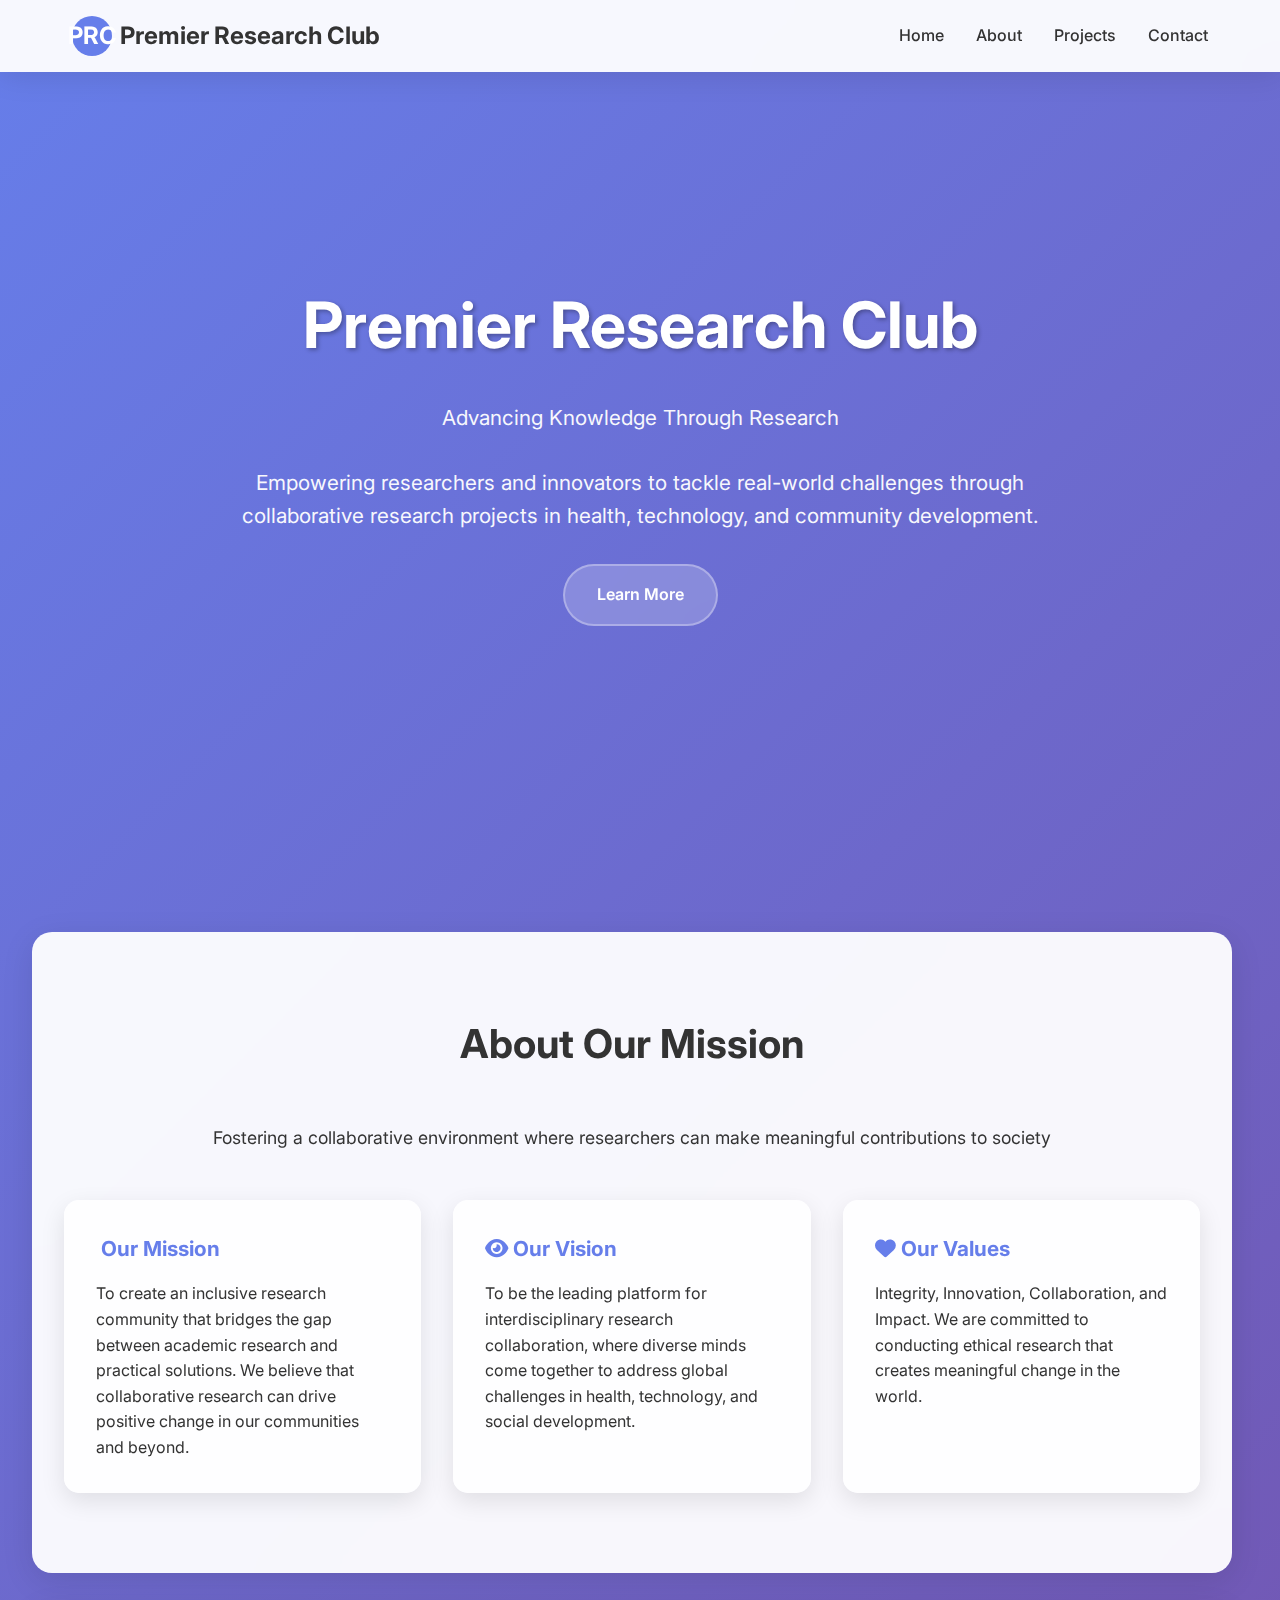
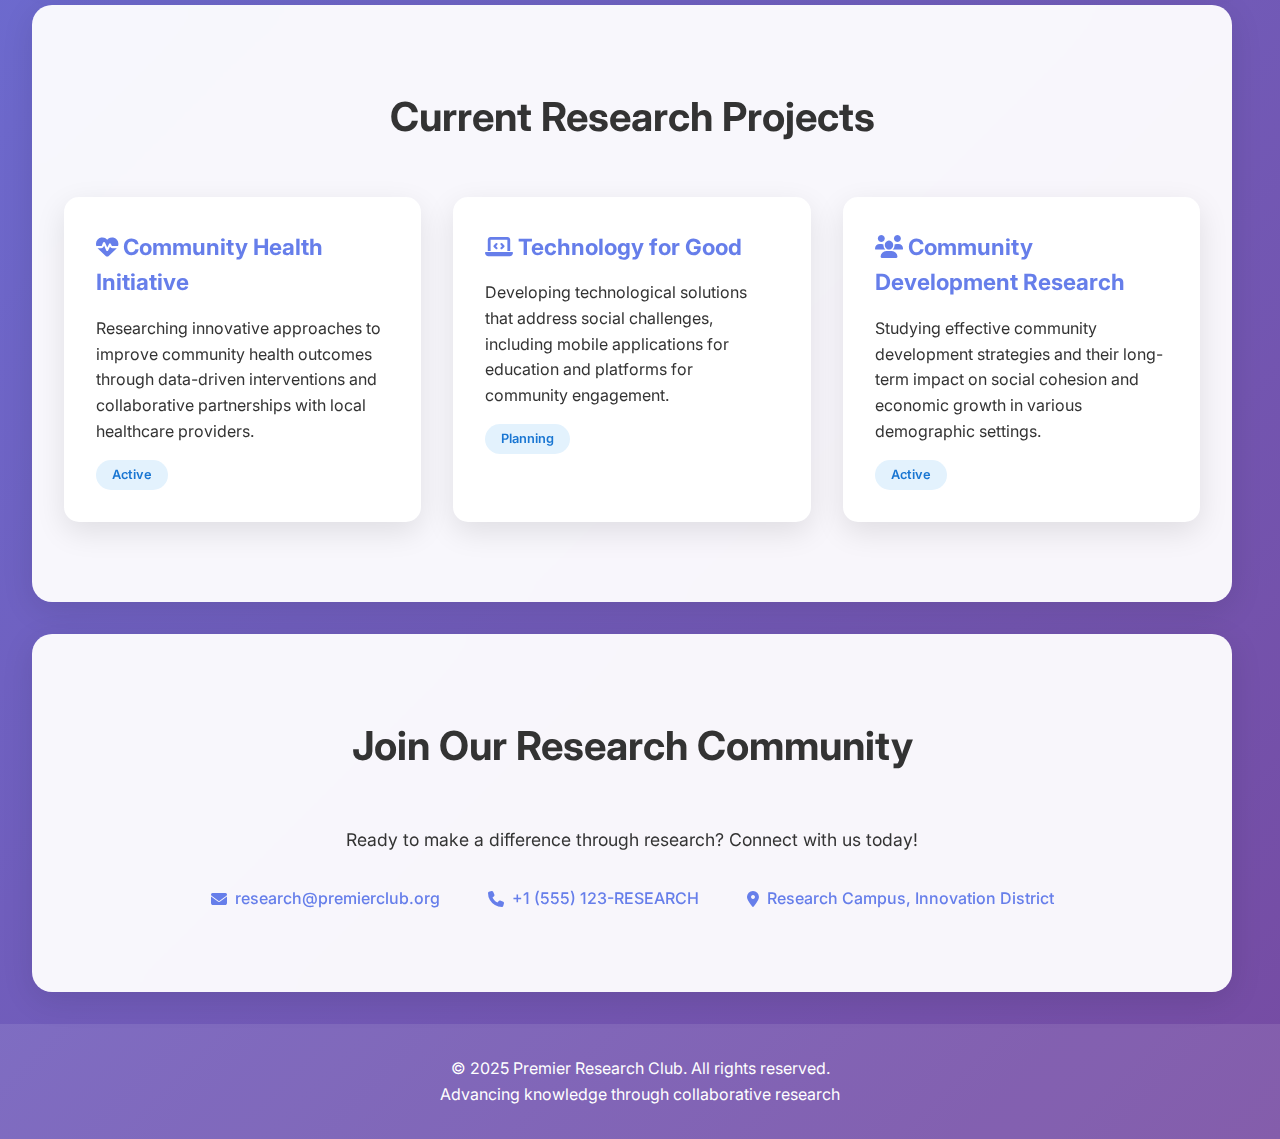
<file: index-simple.html>
<!DOCTYPE html>
<html lang="en">
<head>
    <meta charset="UTF-8">
    <meta name="viewport" content="width=device-width, initial-scale=1.0">
    <title>Premier Research Club - Advancing Knowledge Through Research</title>
    
    <!-- Google Fonts -->
    <link href="https://fonts.googleapis.com/css2?family=Inter:wght@300;400;500;600;700&display=swap" rel="stylesheet">
    <!-- Font Awesome -->
    <link rel="stylesheet" href="https://cdnjs.cloudflare.com/ajax/libs/font-awesome/6.4.0/css/all.min.css">
    
    <style>
        * {
            margin: 0;
            padding: 0;
            box-sizing: border-box;
        }

        body {
            font-family: 'Inter', Arial, sans-serif;
            line-height: 1.6;
            color: #333;
            background: linear-gradient(135deg, #667eea 0%, #764ba2 100%);
            min-height: 100vh;
        }

        .navbar {
            position: fixed;
            top: 0;
            width: 100%;
            background: rgba(255, 255, 255, 0.95);
            backdrop-filter: blur(20px);
            z-index: 1000;
            padding: 1rem 0;
            box-shadow: 0 4px 30px rgba(0, 0, 0, 0.1);
        }

        .nav-container {
            max-width: 1200px;
            margin: 0 auto;
            padding: 0 2rem;
            display: flex;
            justify-content: space-between;
            align-items: center;
        }

        .nav-brand {
            display: flex;
            align-items: center;
            font-size: 1.5rem;
            font-weight: 700;
            color: #333;
        }

        .logo {
            width: 40px;
            height: 40px;
            margin-right: 0.5rem;
            background: #667eea;
            border-radius: 50%;
            display: flex;
            align-items: center;
            justify-content: center;
            color: white;
            font-weight: bold;
        }

        .nav-menu {
            display: flex;
            list-style: none;
            gap: 2rem;
        }

        .nav-link {
            text-decoration: none;
            color: #333;
            font-weight: 500;
            transition: color 0.3s ease;
        }

        .nav-link:hover {
            color: #667eea;
        }

        .hero {
            min-height: 100vh;
            display: flex;
            align-items: center;
            justify-content: center;
            text-align: center;
            color: white;
            padding: 2rem;
            position: relative;
        }

        .hero-content {
            max-width: 800px;
            z-index: 2;
        }

        .hero h1 {
            font-size: 4rem;
            font-weight: 700;
            margin-bottom: 1.5rem;
            text-shadow: 2px 2px 4px rgba(0, 0, 0, 0.3);
        }

        .hero p {
            font-size: 1.3rem;
            margin-bottom: 2rem;
            opacity: 0.95;
        }

        .cta-button {
            display: inline-block;
            padding: 1rem 2rem;
            background: rgba(255, 255, 255, 0.2);
            border: 2px solid rgba(255, 255, 255, 0.3);
            color: white;
            text-decoration: none;
            border-radius: 50px;
            font-weight: 600;
            transition: all 0.3s ease;
            backdrop-filter: blur(10px);
        }

        .cta-button:hover {
            background: rgba(255, 255, 255, 0.3);
            transform: translateY(-2px);
        }

        .section {
            padding: 5rem 2rem;
            max-width: 1200px;
            margin: 0 auto;
        }

        .section-title {
            font-size: 2.5rem;
            text-align: center;
            margin-bottom: 3rem;
            color: #333;
        }

        .about {
            background: rgba(255, 255, 255, 0.95);
            margin: 2rem;
            border-radius: 20px;
            backdrop-filter: blur(20px);
            box-shadow: 0 8px 32px rgba(0, 0, 0, 0.1);
        }

        .mission-cards {
            display: grid;
            grid-template-columns: repeat(auto-fit, minmax(300px, 1fr));
            gap: 2rem;
            margin-top: 3rem;
        }

        .mission-card {
            background: rgba(255, 255, 255, 0.9);
            padding: 2rem;
            border-radius: 15px;
            box-shadow: 0 8px 25px rgba(0, 0, 0, 0.1);
            transition: transform 0.3s ease;
        }

        .mission-card:hover {
            transform: translateY(-5px);
        }

        .mission-card h3 {
            color: #667eea;
            margin-bottom: 1rem;
            font-size: 1.3rem;
        }

        .projects {
            background: rgba(255, 255, 255, 0.95);
            margin: 2rem;
            border-radius: 20px;
            backdrop-filter: blur(20px);
            box-shadow: 0 8px 32px rgba(0, 0, 0, 0.1);
        }

        .project-grid {
            display: grid;
            grid-template-columns: repeat(auto-fit, minmax(350px, 1fr));
            gap: 2rem;
            margin-top: 3rem;
        }

        .project-card {
            background: white;
            border-radius: 15px;
            overflow: hidden;
            box-shadow: 0 10px 30px rgba(0, 0, 0, 0.1);
            transition: all 0.3s ease;
        }

        .project-card:hover {
            transform: translateY(-10px);
        }

        .project-card-content {
            padding: 2rem;
        }

        .project-card h3 {
            color: #667eea;
            margin-bottom: 1rem;
            font-size: 1.4rem;
        }

        .project-status {
            display: inline-block;
            padding: 0.3rem 1rem;
            background: #e3f2fd;
            color: #1976d2;
            border-radius: 20px;
            font-size: 0.8rem;
            font-weight: 600;
            margin-top: 1rem;
        }

        .contact {
            background: rgba(255, 255, 255, 0.95);
            margin: 2rem;
            border-radius: 20px;
            backdrop-filter: blur(20px);
            box-shadow: 0 8px 32px rgba(0, 0, 0, 0.1);
            text-align: center;
        }

        .contact-info {
            display: flex;
            justify-content: center;
            gap: 3rem;
            margin-top: 2rem;
            flex-wrap: wrap;
        }

        .contact-item {
            display: flex;
            align-items: center;
            gap: 0.5rem;
            color: #667eea;
            font-weight: 500;
        }

        .footer {
            background: rgba(255, 255, 255, 0.1);
            color: white;
            text-align: center;
            padding: 2rem;
            margin-top: 2rem;
        }

        @media (max-width: 768px) {
            .nav-menu { display: none; }
            .hero h1 { font-size: 2.5rem; }
            .section { padding: 3rem 1rem; }
            .contact-info { flex-direction: column; gap: 1rem; }
        }
    </style>
</head>
<body>
    <!-- Navigation -->
    <nav class="navbar">
        <div class="nav-container">
            <div class="nav-brand">
                <div class="logo">PRC</div>
                <span>Premier Research Club</span>
            </div>
            <ul class="nav-menu">
                <li><a href="#home" class="nav-link">Home</a></li>
                <li><a href="#about" class="nav-link">About</a></li>
                <li><a href="#projects" class="nav-link">Projects</a></li>
                <li><a href="#contact" class="nav-link">Contact</a></li>
            </ul>
        </div>
    </nav>

    <!-- Hero Section -->
    <section id="home" class="hero">
        <div class="hero-content">
            <h1>Premier Research Club</h1>
            <p>Advancing Knowledge Through Research</p>
            <p>Empowering researchers and innovators to tackle real-world challenges through collaborative research projects in health, technology, and community development.</p>
            <a href="#about" class="cta-button">Learn More</a>
        </div>
    </section>

    <!-- About Section -->
    <section id="about" class="about section">
        <h2 class="section-title">About Our Mission</h2>
        <p style="text-align: center; font-size: 1.1rem; margin-bottom: 2rem;">
            Fostering a collaborative environment where researchers can make meaningful contributions to society
        </p>
        
        <div class="mission-cards">
            <div class="mission-card">
                <h3><i class="fas fa-target"></i> Our Mission</h3>
                <p>To create an inclusive research community that bridges the gap between academic research and practical solutions. We believe that collaborative research can drive positive change in our communities and beyond.</p>
            </div>
            
            <div class="mission-card">
                <h3><i class="fas fa-eye"></i> Our Vision</h3>
                <p>To be the leading platform for interdisciplinary research collaboration, where diverse minds come together to address global challenges in health, technology, and social development.</p>
            </div>
            
            <div class="mission-card">
                <h3><i class="fas fa-heart"></i> Our Values</h3>
                <p>Integrity, Innovation, Collaboration, and Impact. We are committed to conducting ethical research that creates meaningful change in the world.</p>
            </div>
        </div>
    </section>

    <!-- Projects Section -->
    <section id="projects" class="projects section">
        <h2 class="section-title">Current Research Projects</h2>
        
        <div class="project-grid">
            <div class="project-card">
                <div class="project-card-content">
                    <h3><i class="fas fa-heartbeat"></i> Community Health Initiative</h3>
                    <p>Researching innovative approaches to improve community health outcomes through data-driven interventions and collaborative partnerships with local healthcare providers.</p>
                    <span class="project-status">Active</span>
                </div>
            </div>
            
            <div class="project-card">
                <div class="project-card-content">
                    <h3><i class="fas fa-laptop-code"></i> Technology for Good</h3>
                    <p>Developing technological solutions that address social challenges, including mobile applications for education and platforms for community engagement.</p>
                    <span class="project-status">Planning</span>
                </div>
            </div>
            
            <div class="project-card">
                <div class="project-card-content">
                    <h3><i class="fas fa-users"></i> Community Development Research</h3>
                    <p>Studying effective community development strategies and their long-term impact on social cohesion and economic growth in various demographic settings.</p>
                    <span class="project-status">Active</span>
                </div>
            </div>
        </div>
    </section>

    <!-- Contact Section -->
    <section id="contact" class="contact section">
        <h2 class="section-title">Join Our Research Community</h2>
        <p style="font-size: 1.1rem; margin-bottom: 2rem;">
            Ready to make a difference through research? Connect with us today!
        </p>
        
        <div class="contact-info">
            <div class="contact-item">
                <i class="fas fa-envelope"></i>
                <span>research@premierclub.org</span>
            </div>
            <div class="contact-item">
                <i class="fas fa-phone"></i>
                <span>+1 (555) 123-RESEARCH</span>
            </div>
            <div class="contact-item">
                <i class="fas fa-map-marker-alt"></i>
                <span>Research Campus, Innovation District</span>
            </div>
        </div>
    </section>

    <!-- Footer -->
    <footer class="footer">
        <p>&copy; 2025 Premier Research Club. All rights reserved.</p>
        <p>Advancing knowledge through collaborative research</p>
    </footer>

    <script>
        // Smooth scrolling
        document.querySelectorAll('a[href^="#"]').forEach(anchor => {
            anchor.addEventListener('click', function (e) {
                e.preventDefault();
                const target = document.querySelector(this.getAttribute('href'));
                if (target) {
                    target.scrollIntoView({ behavior: 'smooth' });
                }
            });
        });

        // Navbar background on scroll
        window.addEventListener('scroll', function() {
            const navbar = document.querySelector('.navbar');
            if (window.scrollY > 50) {
                navbar.style.background = 'rgba(255, 255, 255, 0.98)';
            } else {
                navbar.style.background = 'rgba(255, 255, 255, 0.95)';
            }
        });
    </script>
</body>
</html>
</file>
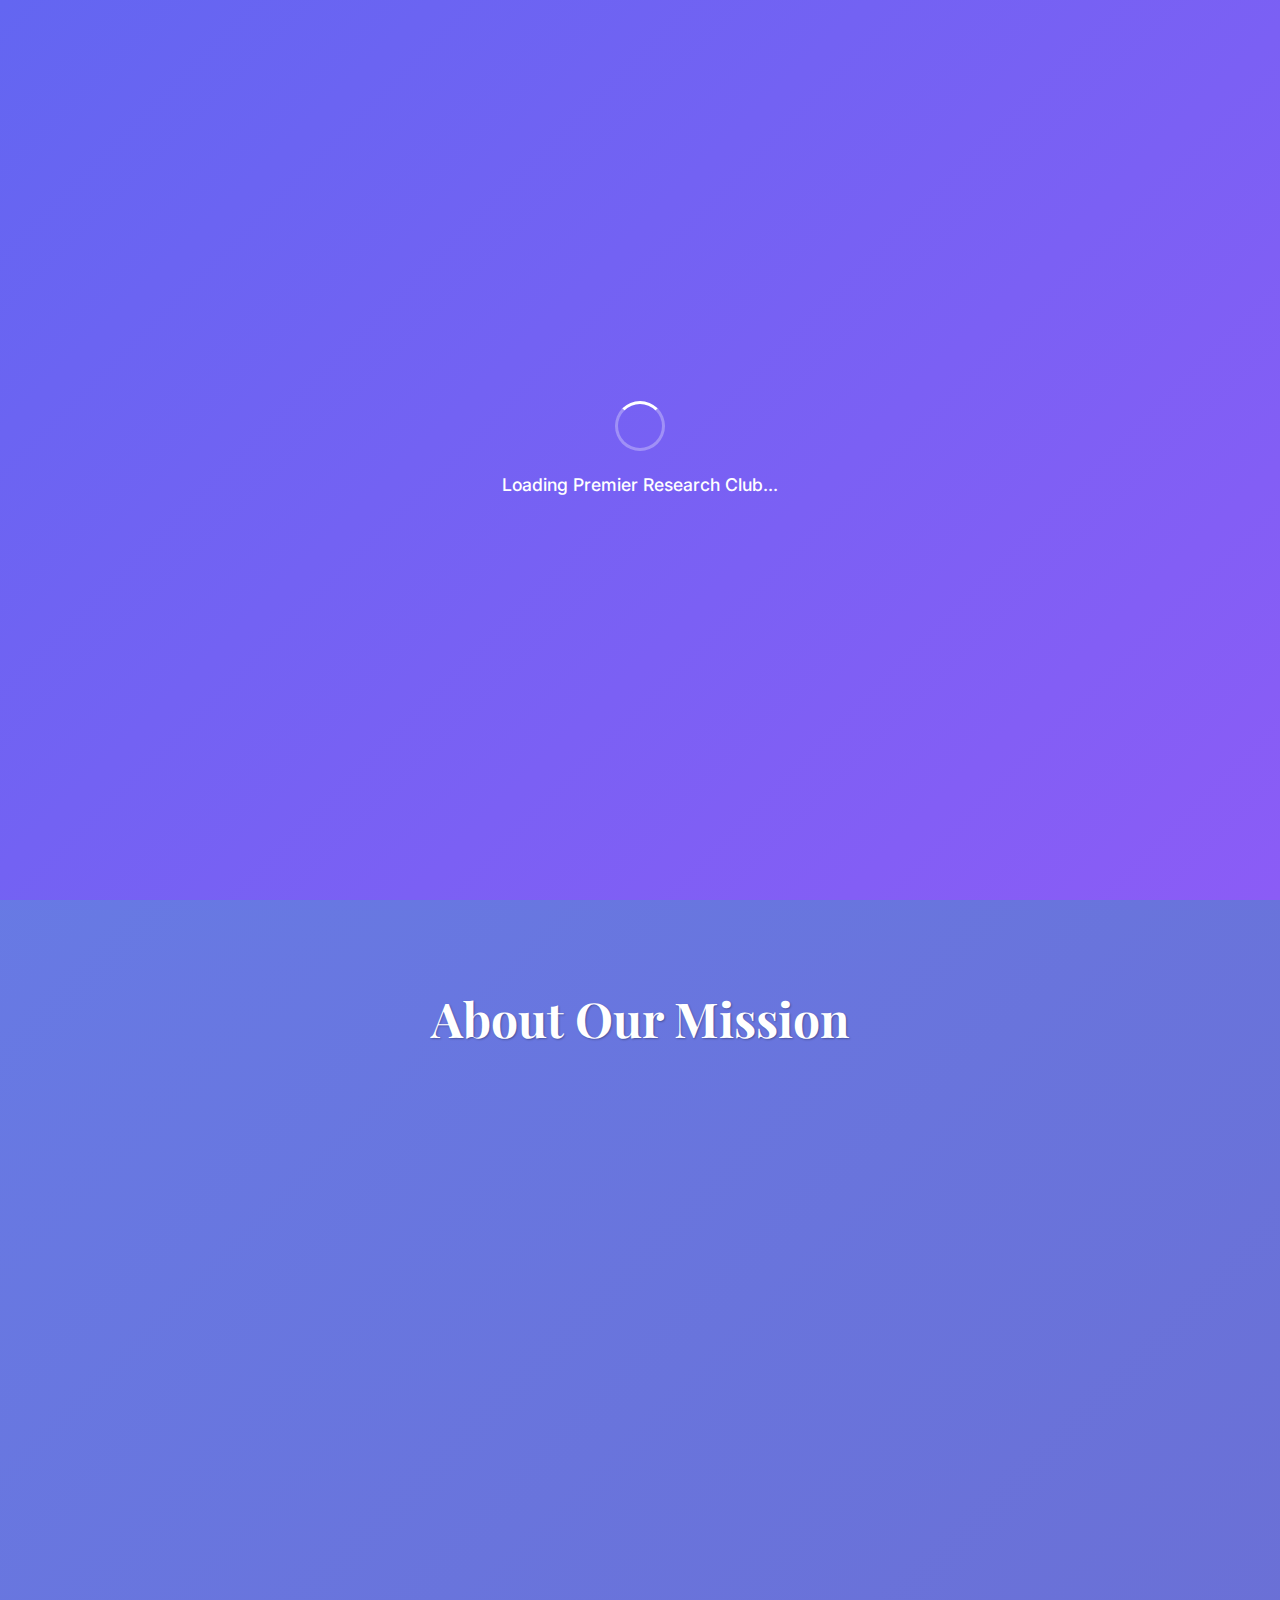
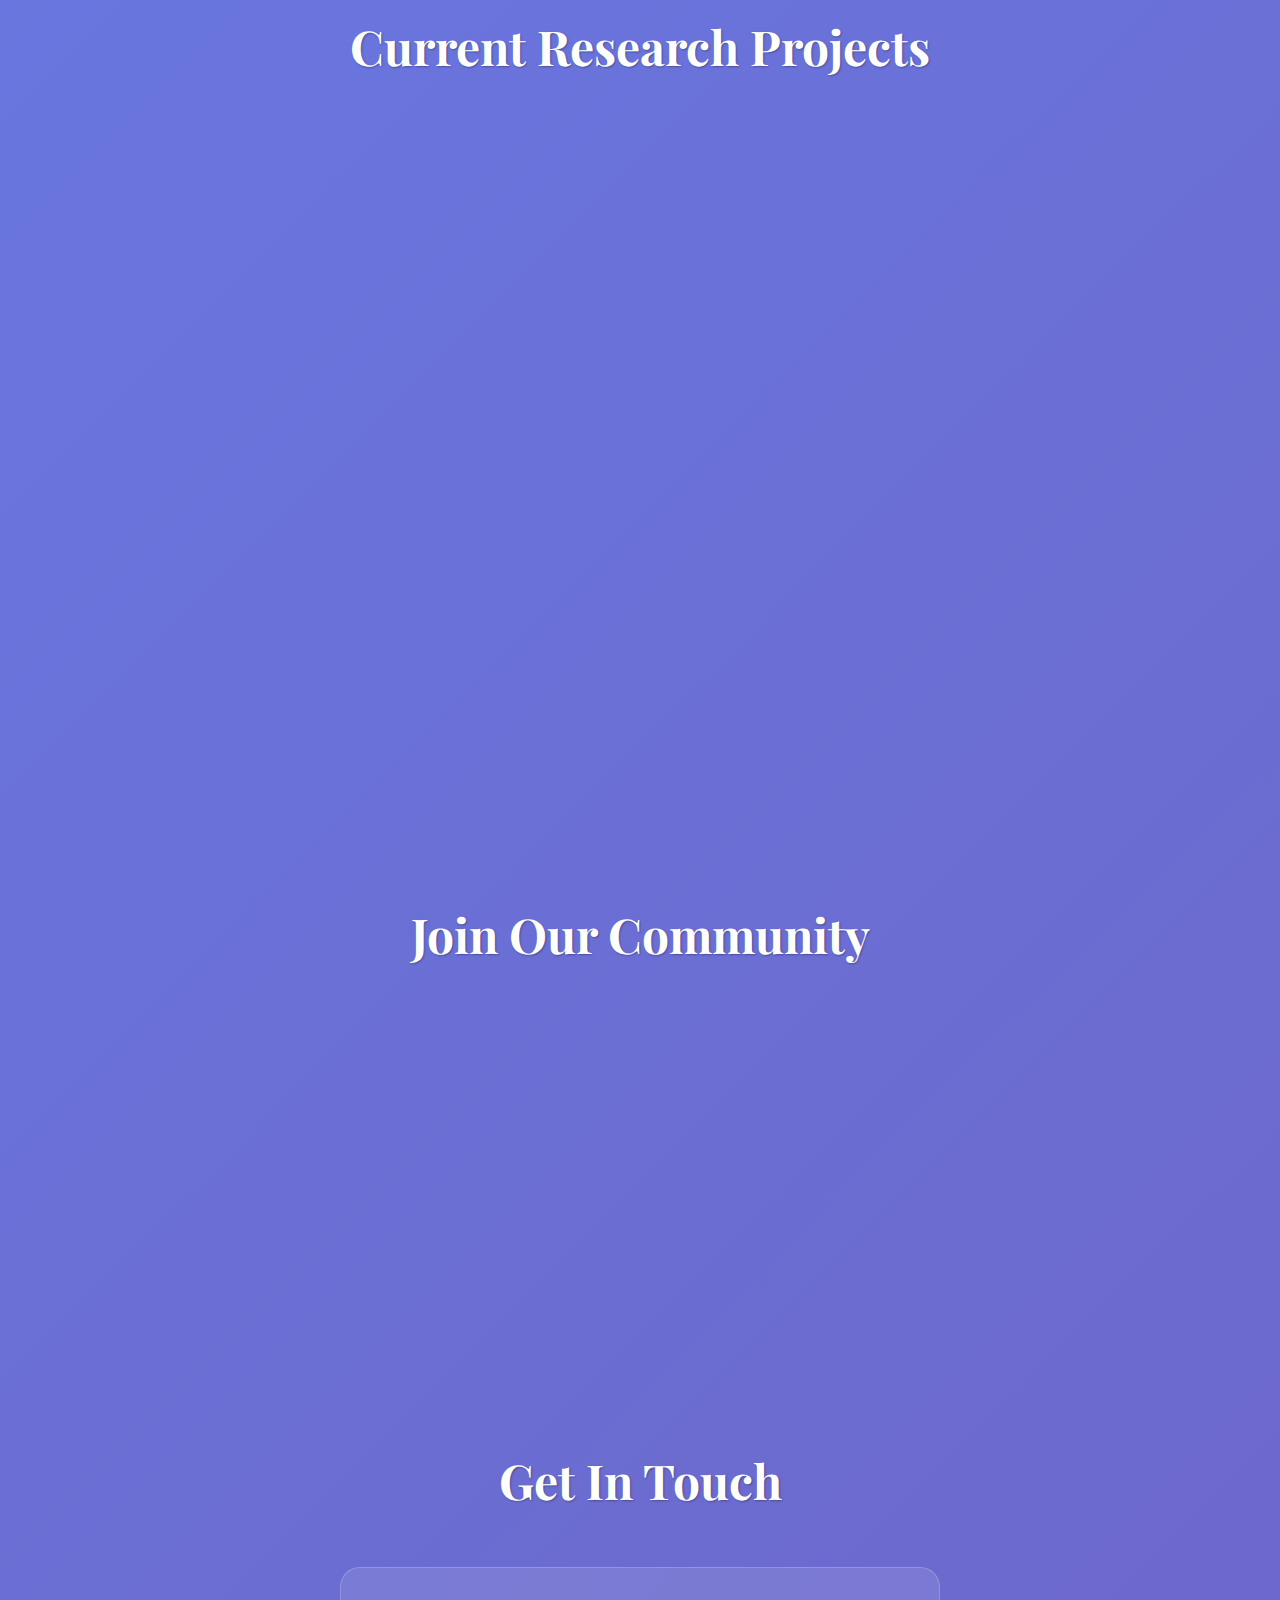
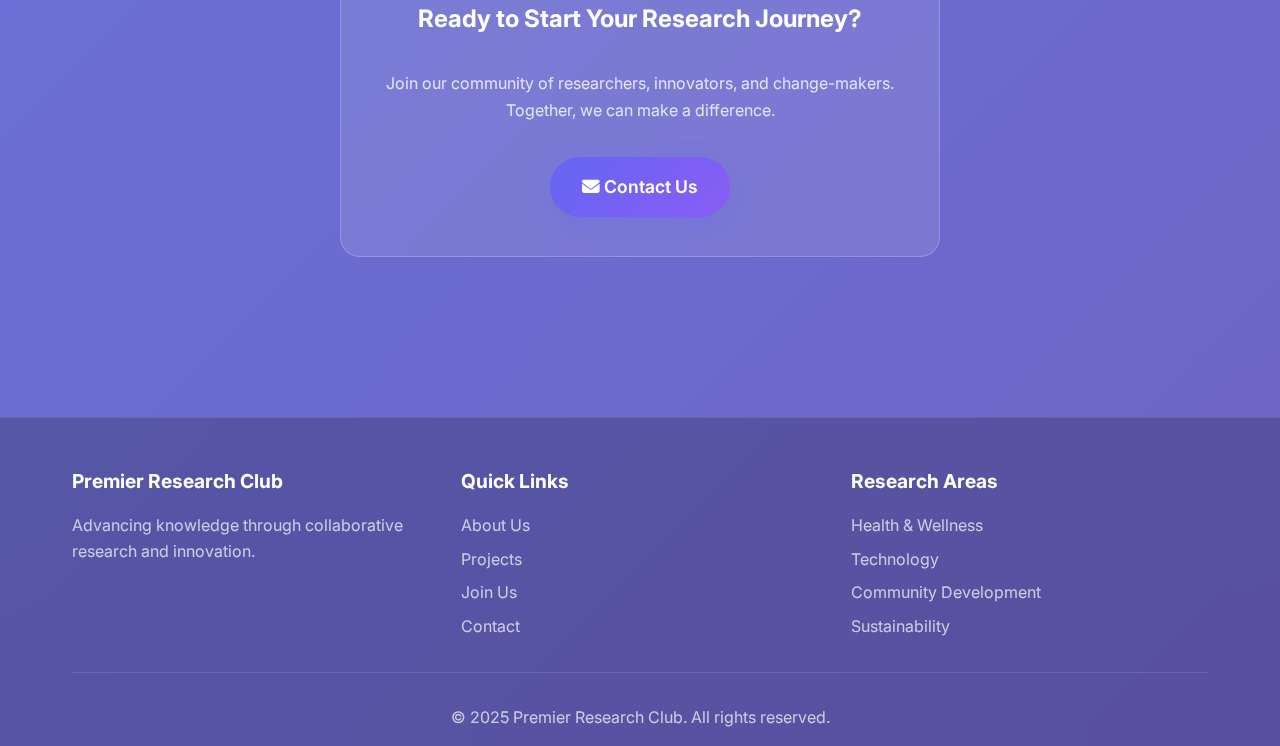
<file: index-standalone.html>
<!DOCTYPE html>
<html lang="en">
<head>
    <meta charset="UTF-8">
    <meta name="viewport" content="width=device-width, initial-scale=1.0">
    <title>Premier Research Club - Advancing Knowledge Through Research</title>
    <meta name="description" content="Join the Premier Research Club - A community dedicated to advancing knowledge through collaborative research projects in health, technology, and community development.">
    
    <!-- Google Fonts -->
    <link href="https://fonts.googleapis.com/css2?family=Inter:wght@300;400;500;600;700&family=Playfair+Display:wght@400;500;600;700&display=swap" rel="stylesheet">
    
    <!-- Font Awesome Icons -->
    <link rel="stylesheet" href="https://cdnjs.cloudflare.com/ajax/libs/font-awesome/6.4.0/css/all.min.css">
    
    <style>
        /* ALL STYLES INLINE - This will definitely work! */
        * {
            box-sizing: border-box;
            margin: 0;
            padding: 0;
        }

        :root {
            --primary-color: #6366f1;
            --secondary-color: #8b5cf6;
            --accent-color: #06b6d4;
            --text-dark: #1f2937;
            --text-light: #6b7280;
            --bg-light: #f8fafc;
            --white: #ffffff;
            --glass-bg: rgba(255, 255, 255, 0.1);
            --glass-border: rgba(255, 255, 255, 0.2);
        }

        body {
            font-family: 'Inter', -apple-system, BlinkMacSystemFont, sans-serif;
            line-height: 1.6;
            color: var(--text-dark);
            background: linear-gradient(135deg, #667eea 0%, #764ba2 50%, #667eea 100%);
            background-size: 400% 400%;
            animation: gradientShift 15s ease infinite;
            min-height: 100vh;
            overflow-x: hidden;
        }

        @keyframes gradientShift {
            0%, 100% { background-position: 0% 50%; }
            50% { background-position: 100% 50%; }
        }

        /* Scroll Progress */
        .scroll-progress {
            position: fixed;
            top: 0;
            left: 0;
            width: 0%;
            height: 4px;
            background: linear-gradient(90deg, var(--primary-color), var(--accent-color));
            z-index: 10000;
            transition: width 0.3s ease;
        }

        /* Loading Screen */
        .loading-screen {
            position: fixed;
            top: 0;
            left: 0;
            width: 100%;
            height: 100%;
            background: linear-gradient(135deg, var(--primary-color), var(--secondary-color));
            display: flex;
            flex-direction: column;
            align-items: center;
            justify-content: center;
            z-index: 10000;
            opacity: 1;
            transition: opacity 0.5s ease;
        }

        .loading-screen.hidden {
            opacity: 0;
            pointer-events: none;
        }

        .loading-spinner {
            width: 50px;
            height: 50px;
            border: 3px solid rgba(255,255,255,0.3);
            border-top: 3px solid white;
            border-radius: 50%;
            animation: spin 1s linear infinite;
            margin-bottom: 20px;
        }

        @keyframes spin {
            0% { transform: rotate(0deg); }
            100% { transform: rotate(360deg); }
        }

        .loading-text {
            color: white;
            font-size: 1.1rem;
            font-weight: 500;
        }

        /* Navigation */
        .navbar {
            position: fixed;
            top: 0;
            width: 100%;
            background: rgba(255, 255, 255, 0.95);
            backdrop-filter: blur(20px);
            border-bottom: 1px solid var(--glass-border);
            z-index: 1000;
            padding: 1rem 0;
            transition: all 0.3s ease;
        }

        .navbar.scrolled {
            background: rgba(255, 255, 255, 0.98);
            box-shadow: 0 8px 32px rgba(0, 0, 0, 0.1);
        }

        .nav-container {
            max-width: 1200px;
            margin: 0 auto;
            padding: 0 2rem;
            display: flex;
            justify-content: space-between;
            align-items: center;
        }

        .nav-brand {
            display: flex;
            align-items: center;
            font-size: 1.5rem;
            font-weight: 700;
            color: var(--primary-color);
        }

        .logo {
            width: 40px;
            height: 40px;
            margin-right: 12px;
        }

        .nav-menu {
            display: flex;
            list-style: none;
            gap: 2rem;
        }

        .nav-link {
            text-decoration: none;
            color: var(--text-dark);
            font-weight: 500;
            transition: all 0.3s ease;
            position: relative;
        }

        .nav-link:hover {
            color: var(--primary-color);
        }

        .nav-link::after {
            content: '';
            position: absolute;
            bottom: -5px;
            left: 0;
            width: 0;
            height: 2px;
            background: var(--primary-color);
            transition: width 0.3s ease;
        }

        .nav-link:hover::after {
            width: 100%;
        }

        /* Hero Section */
        .hero {
            min-height: 100vh;
            display: flex;
            align-items: center;
            justify-content: center;
            text-align: center;
            position: relative;
            padding: 2rem;
            background: linear-gradient(135deg, rgba(99, 102, 241, 0.1), rgba(139, 92, 246, 0.1));
        }

        .hero-content {
            max-width: 800px;
            z-index: 2;
            position: relative;
        }

        .hero h1 {
            font-family: 'Playfair Display', serif;
            font-size: clamp(2.5rem, 5vw, 4rem);
            font-weight: 700;
            color: white;
            margin-bottom: 1.5rem;
            text-shadow: 2px 2px 4px rgba(0,0,0,0.3);
        }

        .hero-subtitle {
            font-size: clamp(1.1rem, 2.5vw, 1.5rem);
            color: rgba(255, 255, 255, 0.9);
            margin-bottom: 2rem;
            font-weight: 400;
        }

        .typing-text {
            border-right: 2px solid white;
            animation: blink 1s infinite;
        }

        @keyframes blink {
            0%, 50% { border-color: white; }
            51%, 100% { border-color: transparent; }
        }

        .cta-buttons {
            display: flex;
            gap: 1rem;
            justify-content: center;
            flex-wrap: wrap;
        }

        .btn {
            display: inline-block;
            padding: 1rem 2rem;
            border-radius: 50px;
            text-decoration: none;
            font-weight: 600;
            font-size: 1.1rem;
            transition: all 0.3s ease;
            border: none;
            cursor: pointer;
            position: relative;
            overflow: hidden;
        }

        .btn-primary {
            background: linear-gradient(135deg, var(--primary-color), var(--secondary-color));
            color: white;
            box-shadow: 0 8px 25px rgba(99, 102, 241, 0.3);
        }

        .btn-primary:hover {
            transform: translateY(-3px);
            box-shadow: 0 12px 35px rgba(99, 102, 241, 0.4);
        }

        .btn-secondary {
            background: rgba(255, 255, 255, 0.2);
            color: white;
            border: 2px solid rgba(255, 255, 255, 0.3);
            backdrop-filter: blur(10px);
        }

        .btn-secondary:hover {
            background: rgba(255, 255, 255, 0.3);
            transform: translateY(-3px);
        }

        /* Sections */
        .section {
            padding: 5rem 0;
            position: relative;
        }

        .container {
            max-width: 1200px;
            margin: 0 auto;
            padding: 0 2rem;
        }

        .section-title {
            font-family: 'Playfair Display', serif;
            font-size: clamp(2rem, 4vw, 3rem);
            text-align: center;
            margin-bottom: 3rem;
            color: white;
            text-shadow: 1px 1px 2px rgba(0,0,0,0.3);
        }

        /* Glass Cards */
        .glass-card {
            background: rgba(255, 255, 255, 0.1);
            backdrop-filter: blur(20px);
            border: 1px solid rgba(255, 255, 255, 0.2);
            border-radius: 20px;
            padding: 2rem;
            margin-bottom: 2rem;
            transition: all 0.3s ease;
        }

        .glass-card:hover {
            transform: translateY(-10px);
            background: rgba(255, 255, 255, 0.15);
            box-shadow: 0 20px 40px rgba(0, 0, 0, 0.1);
        }

        .glass-card h3 {
            color: white;
            font-size: 1.5rem;
            margin-bottom: 1rem;
        }

        .glass-card p {
            color: rgba(255, 255, 255, 0.8);
            line-height: 1.7;
        }

        /* Grid Layout */
        .grid {
            display: grid;
            gap: 2rem;
            grid-template-columns: repeat(auto-fit, minmax(300px, 1fr));
        }

        /* Footer */
        .footer {
            background: rgba(0, 0, 0, 0.2);
            backdrop-filter: blur(20px);
            padding: 3rem 0 1rem;
            margin-top: 5rem;
            border-top: 1px solid rgba(255, 255, 255, 0.1);
        }

        .footer-content {
            display: grid;
            grid-template-columns: repeat(auto-fit, minmax(250px, 1fr));
            gap: 2rem;
            margin-bottom: 2rem;
        }

        .footer h4 {
            color: white;
            margin-bottom: 1rem;
            font-size: 1.2rem;
        }

        .footer p, .footer a {
            color: rgba(255, 255, 255, 0.7);
            text-decoration: none;
            line-height: 1.6;
        }

        .footer a:hover {
            color: white;
        }

        .footer-bottom {
            text-align: center;
            padding-top: 2rem;
            border-top: 1px solid rgba(255, 255, 255, 0.1);
            color: rgba(255, 255, 255, 0.6);
        }

        /* Back to Top Button */
        .back-to-top {
            position: fixed;
            bottom: 30px;
            right: 30px;
            width: 50px;
            height: 50px;
            background: linear-gradient(135deg, var(--primary-color), var(--secondary-color));
            color: white;
            border: none;
            border-radius: 50%;
            cursor: pointer;
            display: flex;
            align-items: center;
            justify-content: center;
            opacity: 0;
            transform: translateY(20px);
            transition: all 0.3s ease;
            z-index: 1000;
        }

        .back-to-top.visible {
            opacity: 1;
            transform: translateY(0);
        }

        .back-to-top:hover {
            transform: translateY(-3px);
            box-shadow: 0 10px 25px rgba(99, 102, 241, 0.3);
        }

        /* Responsive Design */
        @media (max-width: 768px) {
            .nav-menu {
                display: none;
            }
            
            .hero {
                padding: 1rem;
            }
            
            .cta-buttons {
                flex-direction: column;
                align-items: center;
            }
            
            .grid {
                grid-template-columns: 1fr;
            }
        }

        /* Animation Classes */
        .fade-in {
            opacity: 0;
            transform: translateY(30px);
            transition: all 0.6s ease;
        }

        .fade-in.visible {
            opacity: 1;
            transform: translateY(0);
        }

        .slide-in-left {
            opacity: 0;
            transform: translateX(-50px);
            transition: all 0.6s ease;
        }

        .slide-in-left.visible {
            opacity: 1;
            transform: translateX(0);
        }

        .slide-in-right {
            opacity: 0;
            transform: translateX(50px);
            transition: all 0.6s ease;
        }

        .slide-in-right.visible {
            opacity: 1;
            transform: translateX(0);
        }
    </style>
</head>
<body>
    <!-- Scroll Progress Indicator -->
    <div class="scroll-progress"></div>

    <!-- Loading Screen -->
    <div class="loading-screen">
        <div class="loading-spinner"></div>
        <div class="loading-text">Loading Premier Research Club...</div>
    </div>

    <!-- Navigation Bar -->
    <nav class="navbar" id="navbar">
        <div class="nav-container">
            <!-- Logo/Brand -->
            <div class="nav-brand">
                <svg class="logo" viewBox="0 0 100 100" xmlns="http://www.w3.org/2000/svg">
                    <circle cx="50" cy="50" r="45" fill="#6366f1" stroke="#8b5cf6" stroke-width="2"/>
                    <text x="50" y="58" font-family="Arial, sans-serif" font-size="24" font-weight="bold" text-anchor="middle" fill="white">PRC</text>
                </svg>
                <span class="brand-text">Premier Research Club</span>
            </div>
            
            <!-- Navigation Links -->
            <ul class="nav-menu" id="nav-menu">
                <li class="nav-item">
                    <a href="#home" class="nav-link">Home</a>
                </li>
                <li class="nav-item">
                    <a href="#about" class="nav-link">About</a>
                </li>
                <li class="nav-item">
                    <a href="#projects" class="nav-link">Projects</a>
                </li>
                <li class="nav-item">
                    <a href="#join" class="nav-link">Join Us</a>
                </li>
                <li class="nav-item">
                    <a href="#contact" class="nav-link">Contact</a>
                </li>
            </ul>
        </div>
    </nav>

    <!-- Hero Section -->
    <section class="hero" id="home">
        <div class="hero-content">
            <h1>Premier Research Club</h1>
            <p class="hero-subtitle">
                <span class="typing-text">Advancing Knowledge Through Research</span>
            </p>
            <p style="color: rgba(255,255,255,0.8); margin-bottom: 2rem; font-size: 1.2rem;">
                Empowering researchers and innovators to tackle real-world challenges through collaborative research projects in health, technology, and community development.
            </p>
            <div class="cta-buttons">
                <a href="#join" class="btn btn-primary">Join Our Community</a>
                <a href="#projects" class="btn btn-secondary">View Projects</a>
            </div>
        </div>
    </section>

    <!-- About Section -->
    <section class="section" id="about">
        <div class="container">
            <h2 class="section-title">About Our Mission</h2>
            <div class="grid">
                <div class="glass-card fade-in">
                    <h3><i class="fas fa-lightbulb"></i> Our Mission</h3>
                    <p>To create an inclusive research community that bridges the gap between academic research and practical solutions. We believe that collaborative research can drive positive change in our communities and beyond.</p>
                </div>
                <div class="glass-card fade-in">
                    <h3><i class="fas fa-eye"></i> Our Vision</h3>
                    <p>To be the leading platform for interdisciplinary research collaboration, where diverse minds come together to address global challenges in health, technology, and social development.</p>
                </div>
                <div class="glass-card fade-in">
                    <h3><i class="fas fa-heart"></i> Our Values</h3>
                    <p>Integrity, Innovation, Collaboration, and Impact. We are committed to conducting ethical research that creates meaningful change in the world.</p>
                </div>
            </div>
        </div>
    </section>

    <!-- Projects Section -->
    <section class="section" id="projects">
        <div class="container">
            <h2 class="section-title">Current Research Projects</h2>
            <div class="grid">
                <div class="glass-card slide-in-left">
                    <h3><i class="fas fa-heartbeat"></i> Health & Wellness Research</h3>
                    <p>Investigating innovative approaches to community health, preventive medicine, and wellness technologies to improve quality of life.</p>
                </div>
                <div class="glass-card slide-in-right">
                    <h3><i class="fas fa-laptop-code"></i> Technology Innovation</h3>
                    <p>Developing cutting-edge solutions in AI, machine learning, and digital platforms to solve real-world problems.</p>
                </div>
                <div class="glass-card slide-in-left">
                    <h3><i class="fas fa-users"></i> Community Development</h3>
                    <p>Researching sustainable development practices and social innovation to strengthen communities.</p>
                </div>
                <div class="glass-card slide-in-right">
                    <h3><i class="fas fa-leaf"></i> Environmental Sustainability</h3>
                    <p>Exploring eco-friendly technologies and practices for a more sustainable future.</p>
                </div>
            </div>
        </div>
    </section>

    <!-- Join Us Section -->
    <section class="section" id="join">
        <div class="container">
            <h2 class="section-title">Join Our Community</h2>
            <div class="grid">
                <div class="glass-card fade-in">
                    <h3><i class="fas fa-graduation-cap"></i> Students</h3>
                    <p>Gain hands-on research experience, work with industry professionals, and build your portfolio with real-world projects.</p>
                </div>
                <div class="glass-card fade-in">
                    <h3><i class="fas fa-briefcase"></i> Professionals</h3>
                    <p>Share your expertise, collaborate on innovative projects, and contribute to meaningful research initiatives.</p>
                </div>
                <div class="glass-card fade-in">
                    <h3><i class="fas fa-university"></i> Academics</h3>
                    <p>Connect with a broader research community, access diverse perspectives, and amplify the impact of your work.</p>
                </div>
            </div>
        </div>
    </section>

    <!-- Contact Section -->
    <section class="section" id="contact">
        <div class="container">
            <h2 class="section-title">Get In Touch</h2>
            <div class="glass-card" style="max-width: 600px; margin: 0 auto;">
                <h3 style="text-align: center; margin-bottom: 2rem;">Ready to Start Your Research Journey?</h3>
                <p style="text-align: center; margin-bottom: 2rem;">Join our community of researchers, innovators, and change-makers. Together, we can make a difference.</p>
                <div style="text-align: center;">
                    <a href="mailto:contact@premierresearchclub.org" class="btn btn-primary">
                        <i class="fas fa-envelope"></i> Contact Us
                    </a>
                </div>
            </div>
        </div>
    </section>

    <!-- Footer -->
    <footer class="footer">
        <div class="container">
            <div class="footer-content">
                <div>
                    <h4>Premier Research Club</h4>
                    <p>Advancing knowledge through collaborative research and innovation.</p>
                </div>
                <div>
                    <h4>Quick Links</h4>
                    <div style="display: flex; flex-direction: column; gap: 0.5rem;">
                        <a href="#about">About Us</a>
                        <a href="#projects">Projects</a>
                        <a href="#join">Join Us</a>
                        <a href="#contact">Contact</a>
                    </div>
                </div>
                <div>
                    <h4>Research Areas</h4>
                    <div style="display: flex; flex-direction: column; gap: 0.5rem;">
                        <a href="#">Health & Wellness</a>
                        <a href="#">Technology</a>
                        <a href="#">Community Development</a>
                        <a href="#">Sustainability</a>
                    </div>
                </div>
            </div>
            <div class="footer-bottom">
                <p>&copy; 2025 Premier Research Club. All rights reserved.</p>
            </div>
        </div>
    </footer>

    <!-- Back to Top Button -->
    <button class="back-to-top" id="back-to-top">
        <i class="fas fa-chevron-up"></i>
    </button>

    <!-- JavaScript -->
    <script>
        // All JavaScript inline to ensure it works!
        document.addEventListener('DOMContentLoaded', function() {
            // Loading screen
            const loadingScreen = document.querySelector('.loading-screen');
            setTimeout(() => {
                loadingScreen.classList.add('hidden');
            }, 2000);

            // Scroll progress
            const scrollProgress = document.querySelector('.scroll-progress');
            window.addEventListener('scroll', () => {
                const scrollPercent = (window.scrollY / (document.body.scrollHeight - window.innerHeight)) * 100;
                scrollProgress.style.width = scrollPercent + '%';
            });

            // Navbar scroll effect
            const navbar = document.querySelector('.navbar');
            window.addEventListener('scroll', () => {
                if (window.scrollY > 100) {
                    navbar.classList.add('scrolled');
                } else {
                    navbar.classList.remove('scrolled');
                }
            });

            // Back to top button
            const backToTop = document.querySelector('.back-to-top');
            window.addEventListener('scroll', () => {
                if (window.scrollY > 300) {
                    backToTop.classList.add('visible');
                } else {
                    backToTop.classList.remove('visible');
                }
            });

            backToTop.addEventListener('click', () => {
                window.scrollTo({ top: 0, behavior: 'smooth' });
            });

            // Smooth scrolling for navigation links
            document.querySelectorAll('a[href^="#"]').forEach(anchor => {
                anchor.addEventListener('click', function (e) {
                    e.preventDefault();
                    const target = document.querySelector(this.getAttribute('href'));
                    if (target) {
                        target.scrollIntoView({ behavior: 'smooth', block: 'start' });
                    }
                });
            });

            // Scroll animations
            const observerOptions = {
                threshold: 0.1,
                rootMargin: '0px 0px -50px 0px'
            };

            const observer = new IntersectionObserver((entries) => {
                entries.forEach(entry => {
                    if (entry.isIntersecting) {
                        entry.target.classList.add('visible');
                    }
                });
            }, observerOptions);

            document.querySelectorAll('.fade-in, .slide-in-left, .slide-in-right').forEach(el => {
                observer.observe(el);
            });

            // Typing animation
            const typingText = document.querySelector('.typing-text');
            const text = 'Advancing Knowledge Through Research';
            let i = 0;
            
            function typeWriter() {
                if (i < text.length) {
                    typingText.textContent = text.slice(0, i + 1);
                    i++;
                    setTimeout(typeWriter, 100);
                }
            }
            
            setTimeout(() => {
                typingText.textContent = '';
                typeWriter();
            }, 2500);
        });
    </script>
</body>
</html>
</file>
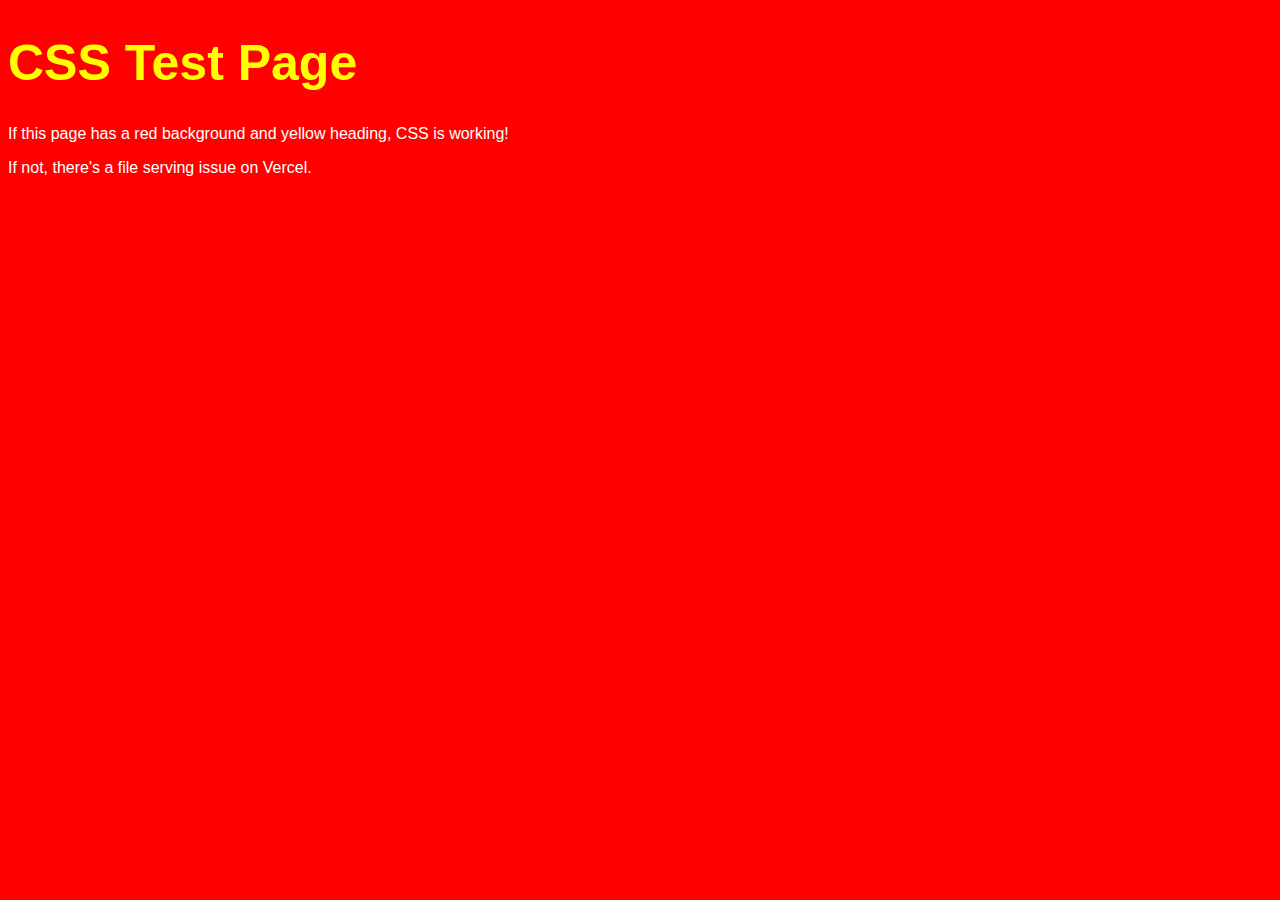
<file: test.html>
<!DOCTYPE html>
<html lang="en">
<head>
    <meta charset="UTF-8">
    <meta name="viewport" content="width=device-width, initial-scale=1.0">
    <title>CSS Test</title>
    <link rel="stylesheet" href="test.css">
</head>
<body>
    <h1>CSS Test Page</h1>
    <p>If this page has a red background and yellow heading, CSS is working!</p>
    <p>If not, there's a file serving issue on Vercel.</p>
</body>
</html>
</file>
<file: test.css>
/* Test CSS - Simple red background to verify CSS is loading */
body {
    background-color: red !important;
    color: white !important;
    font-family: Arial, sans-serif !important;
}

h1 {
    color: yellow !important;
    font-size: 50px !important;
}
</file>
